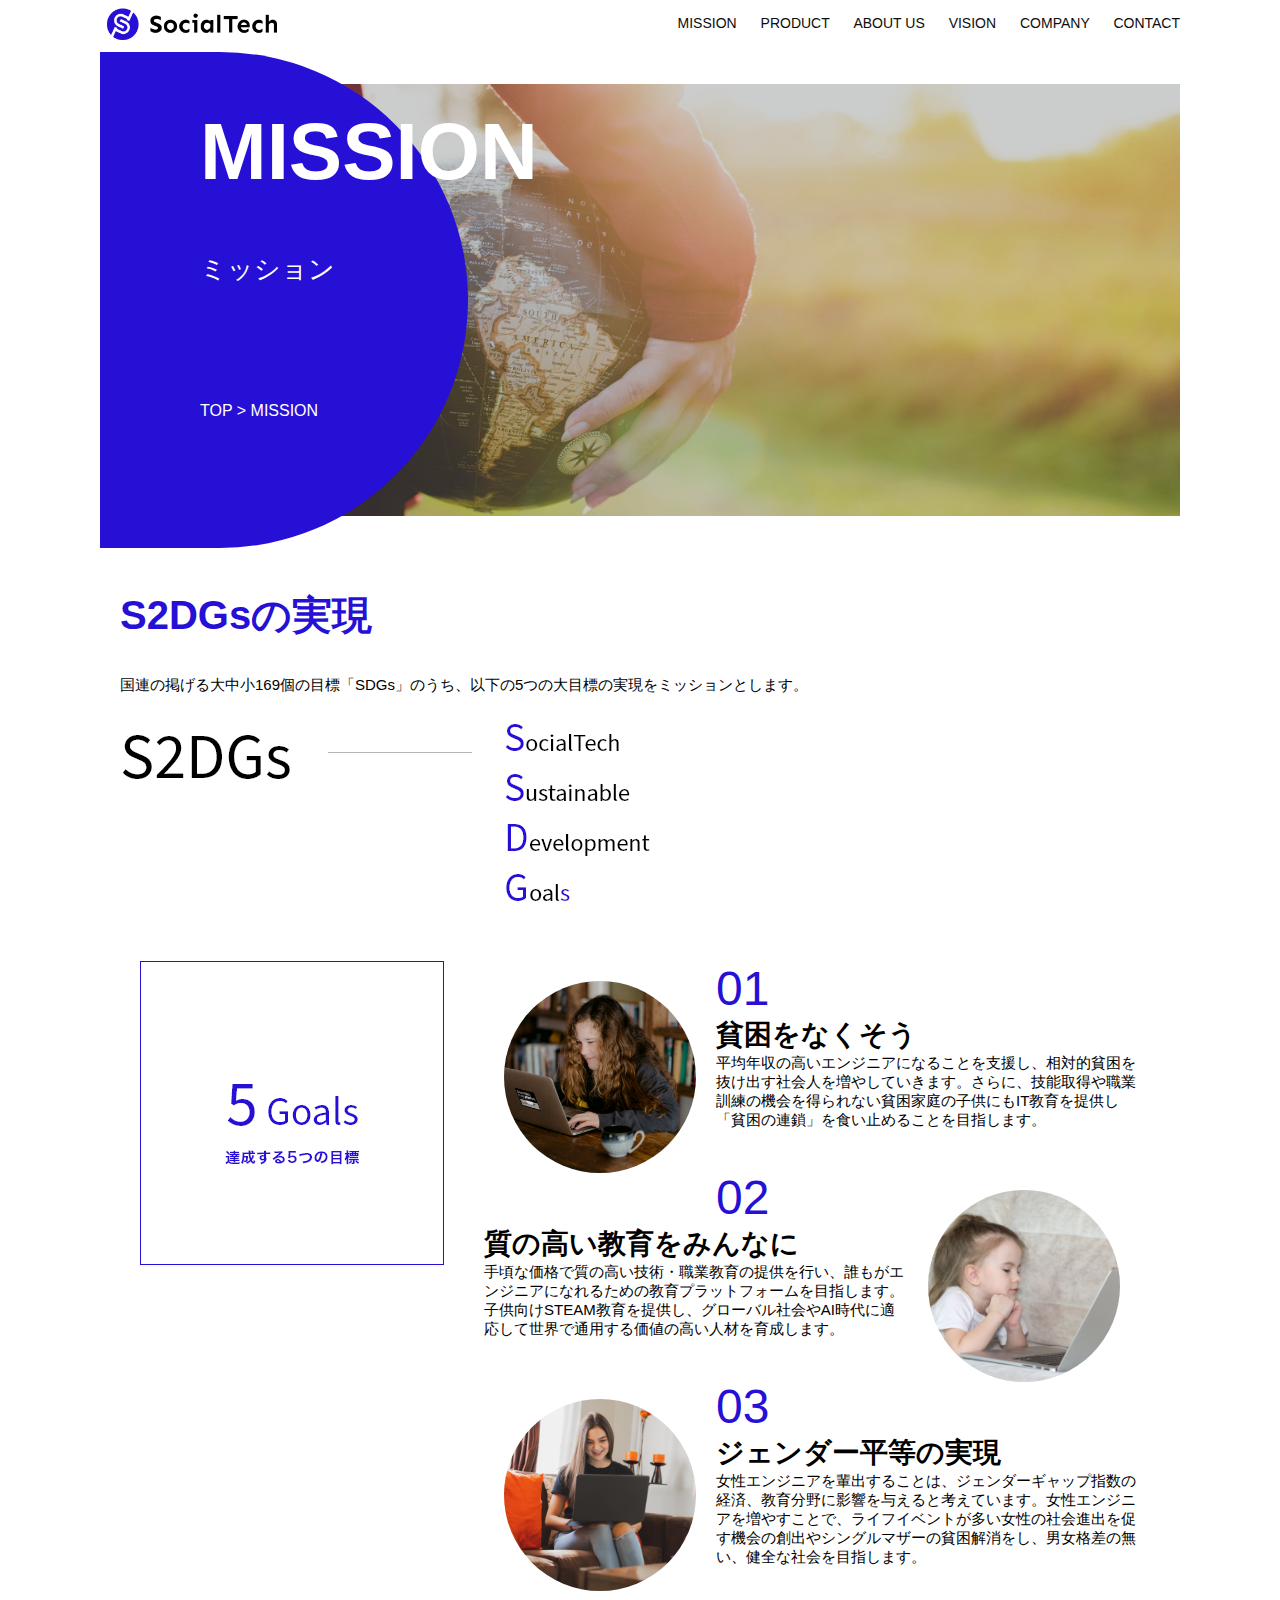
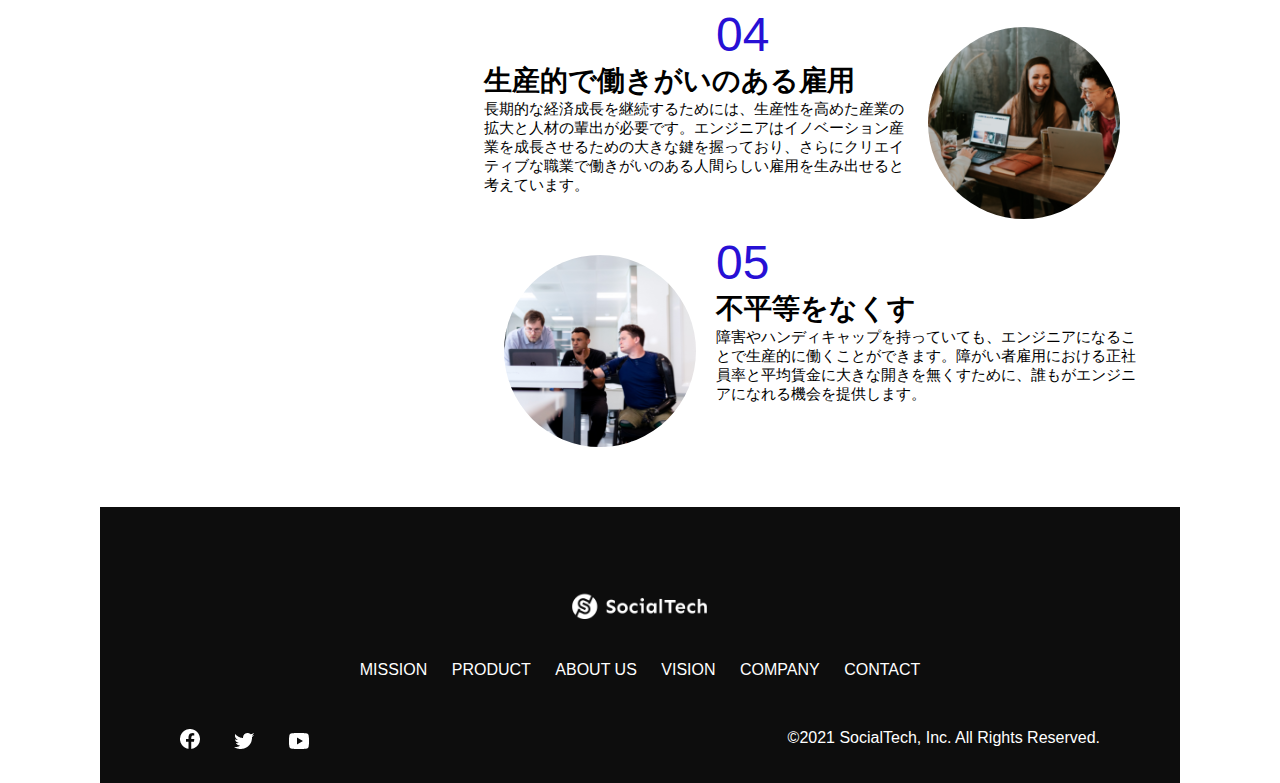
<file: mission.html>
<!DOCTYPE html>
<html>
  <head>
    <title>SocialTech - MISSION ミッション -</title>
    <meta charset="utf-8">
    <meta name="description" content="SocialTechが目指す5つの目標（S2DGs）を紹介します">
    <meta name="viewport" content="width=device-width, initial-scale=1.0">
    <link rel="stylesheet" href="style.css">
  </head>
  <body>
<!-- ヘッダー -->
<header>
  <a href="index.html" id="logo"><img src="images/logo.png" alt="トップページに戻る"></a>
  <!-- PC用ナビゲーション -->
  <nav id="nav-pc">
    <a href="mission.html">MISSION</a>
    <a href="product.html">PRODUCT</a>
    <a href="index.html#aboutus">ABOUT US</a>
    <a href="index.html#vision">VISION</a>
    <a href="index.html#company">COMPANY</a>
    <a href="index.html#contact">CONTACT</a>
  </nav>
  <!-- スマホ用ナビゲーション -->
  <img id="menu-sp" src="images/button-menu.png" alt="ナビゲーションを開く" onclick="document.getElementById('nav-sp').style.display = 'block'">
  <nav id="nav-sp">
    <img id="close" src="images/button-close.png" alt="ナビゲーションを閉じる" onclick="document.getElementById('nav-sp').style.display = 'none'">
    <a id="logo-sp" href="index.html" onclick="document.getElementById('nav-sp').style.display = 'none'"><img
       src="images/logo-sp.png" alt="トップページに戻る"></a>
       <a class="menu" href="mission.html" onclick="document.getElementById('nav-sp').style.display = 'none'">MISSION</a>
       <a class="menu" href="product.html" onclick="document.getElementById('nav-sp').style.display = 'none'">PRODUCT</a>
       <a class="menu" href="index.html#aboutus" onclick="document.getElementById('nav-sp').style.display = 'none'">ABOUT US</a>
      <a class="menu" href="index.html#vision" onclick="document.getElementById('nav-sp').style.display = 'none'">VISION</a>
      <a class="menu" href="index.html#company" onclick="document.getElementById('nav-sp').style.display = 'none'">COMPANY</a>
      <a class="menu" href="index.html#contact" onclick="document.getElementById('nav-sp').style.display = 'none'">CONTACT</a>
      <div id="sns">
        <a href="https://www.facebook.com/sejuku2013"><img src="images/button-facebook.png" alt="Facebookのリンク"></a>
        <a href="https://twitter.com/samuraijuku"><img src="images/button-twitter.png" alt="Twitterのリンク"></a>
        <a href="https://www.youtube.com/channel/UCCFOQO5aDK0xXam4cUQXT8g"><img src="images/button-youtube.png" alt="YouTubeのリンク"></a>
      </div>
  </nav>
</header>
<main>
  <article>
    <!-- MISSIONページ -->
    <section id="mission-main">
      <div id="mission-title">
        <h1>MISSION</h1>
        <span>ミッション</span>
        <div>TOP > MISSION</div>
      </div>
    </section>
    <section id="mission-s2dgs">
      <h2 class="mission-h2">S2DGsの実現</h2>
      <p>国連の掲げる大中小169個の目標「SDGs」のうち、以下の5つの大目標の実現をミッションとします。</p>
      <img src="images/mission/mission-s2dgs.png" alt="S2DGs">
    </section>
    <section id="mission-5goals">
      <div>
        <img id="s2dgs-image" src="images/mission/mission-5goals.png" alt="5Goals">
      </div>
      <div>
      <div>
        <img class="fivegoals-image-left" src="images/mission/mission-5goals01.png" alt="PCを操作する女の子">
        <span class="fivegoals-number">01</span>
        <h3 class="fivegoals-h3">貧困をなくそう</h3>
        <p class="fivegoals-p">平均年収の高いエンジニアになることを支援し、相対的貧困を抜け出す社会人を増やしていきます。さらに、技能取得や職業訓練の機会を得られない貧困家庭の子供にもIT教育を提供し「貧困の連鎖」を食い止めることを目指します。
        </p>
      </div>
      <div>
        <img class="fivegoals-image-right" src="images/mission/mission-5goals02.png" alt="PCを見つめる小さい女の子">
        <span class="fivegoals-number">02</span>
        <h3 class="fivegoals-h3">質の高い教育をみんなに</h3>
        <p class="fivegoals-p">手頃な価格で質の高い技術・職業教育の提供を行い、誰もがエンジニアになれるための教育プラットフォームを目指します。子供向けSTEAM教育を提供し、グローバル社会やAI時代に適応して世界で通用する価値の高い人材を育成します。
      </p>        
      </div>
      <div>
        <img class="fivegoals-image-left" src="images/mission/mission-5goals03.png" alt="PCを操作する女性">
        <span class="fivegoals-number">03</span>
        <h3 class="fivegoals-h3">ジェンダー平等の実現</h3>
        <p class="fivegoals-p">女性エンジニアを輩出することは、ジェンダーギャップ指数の経済、教育分野に影響を与えると考えています。女性エンジニアを増やすことで、ライフイベントが多い女性の社会進出を促す機会の創出やシングルマザーの貧困解消をし、男女格差の無い、健全な社会を目指します。
        </p>
            </div>
            <div>
              <img class="fivegoals-image-right" src="images/mission/mission-5goals04.png" alt="笑顔で話し合う３人の男女">
              <span class="fivegoals-number">04</span>
              <h3 class="fivegoals-h3">生産的で働きがいのある雇用</h3>
              <p class="fivegoals-p">長期的な経済成長を継続するためには、生産性を高めた産業の拡大と人材の輩出が必要です。エンジニアはイノベーション産業を成長させるための大きな鍵を握っており、さらにクリエイティブな職業で働きがいのある人間らしい雇用を生み出せると考えています。
             </p>
            </div>
            <div>
              <img class="fivegoals-image-left" src="images/mission/mission-5goals05.png" alt="障害を持つ男性が生き生きと働く様子">
              <span class="fivegoals-number">05</span>
              <h3 class="fivegoals-h3">不平等をなくす</h3>
              <p class="fivegoals-p">
                障害やハンディキャップを持っていても、エンジニアになることで生産的に働くことができます。障がい者雇用における正社員率と平均賃金に大きな開きを無くすために、誰もがエンジニアになれる機会を提供します。
              </p>
            </div>
          </div>
    </section>
  </article>
<footer>
  <div id="footer-logo">
    <img src="images/logo-sp.png" alt="SocialTech">
  </div>
  <div id="footer-link">
    <a href="mission.html">MISSION</a>
    <a href="product.html">PRODUCT</a>
    <a href="index.html#aboutus">ABOUT US</a>
    <a href="index.html#vision">VISION</a>
    <a href="index.html#company">COMPANY</a>
    <a href="index.html#contact">CONTACT</a>
  </div>
  <div id="sns-footer">
    <a href="https://www.facebook.com/sejuku2013"><img src="images/button-facebook.png" alt="Facebookのリンク"></a>
    <a href="https://twitter.com/samuraijuku"><img src="images/button-twitter.png" alt="Twitterのリンク"></a>
    <a href="https://www.youtube.com/channel/UCCFOQO5aDK0xXam4cUQXT8g"><img src="images/button-youtube.png" alt="YouTubeのリンク"></a>
      <span id="copyright">&copy;2021 SocialTech, Inc. All Rights Reserved. </span>
  </div>
</footer>
</main>
  </body>
</html>
</file>
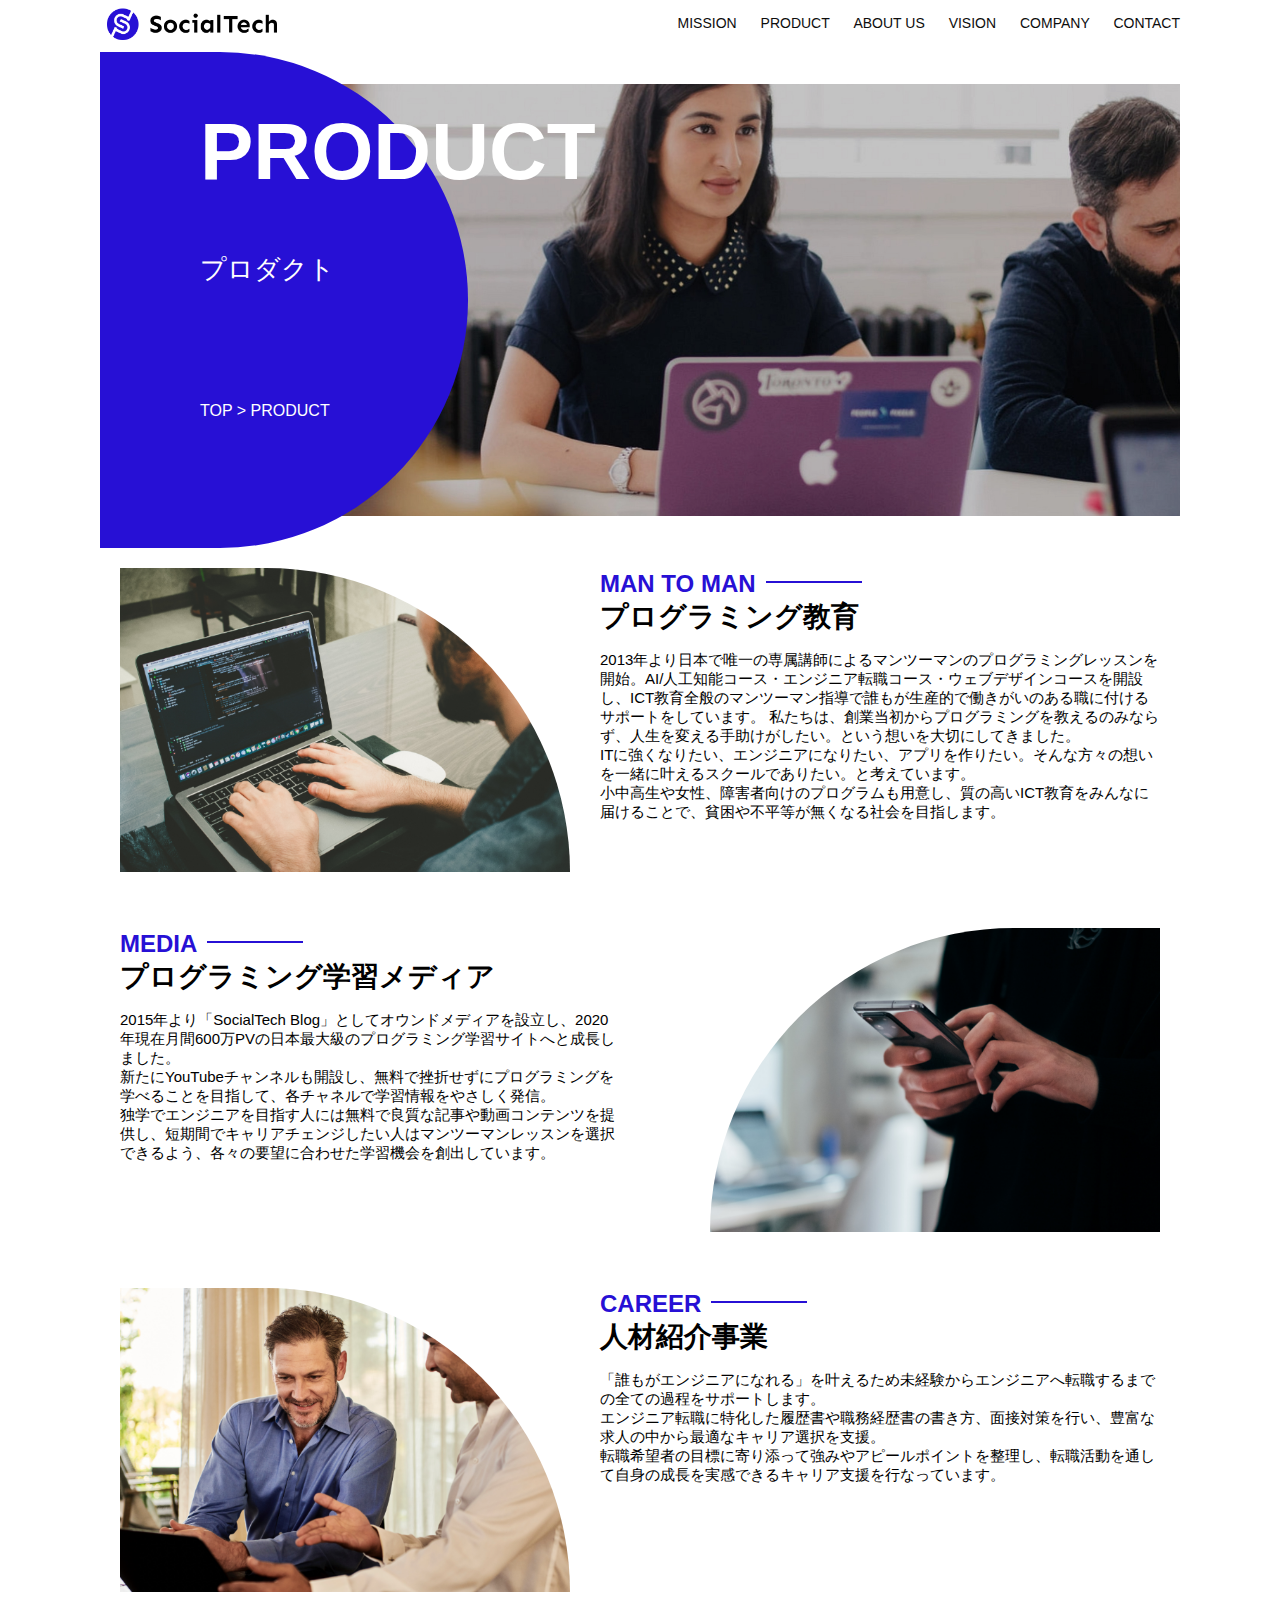
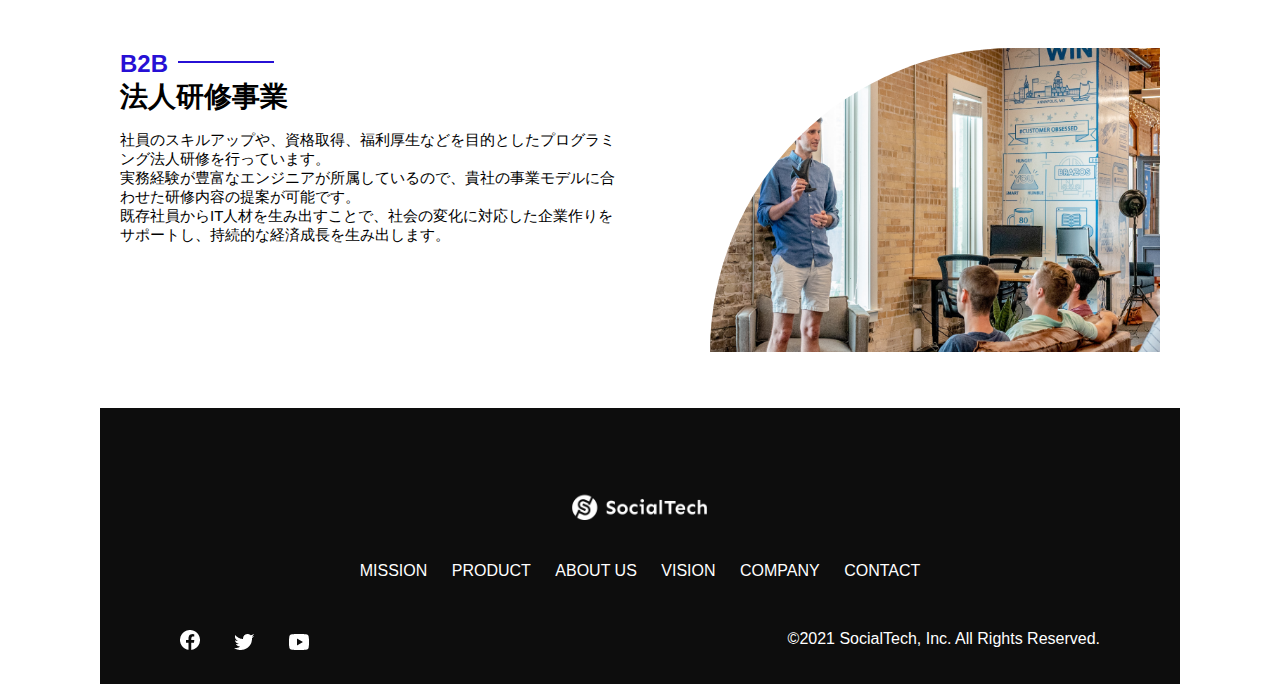
<file: product.html>
<!DOCTYPE html>
<html>
  <head>
    <title>Social Tech -PRODUCT　プロダクト-</title>
    <meta charset="utf-8">
    <meta name="description" content="SocialTechの4つのプロダクトを紹介します">
    <meta name="viewport" content="width=device-width, initial-scale=1.0">
    <link rel="stylesheet" href="style.css">
  </head>
  <body>
<!-- ヘッダー -->
<header>
  <a href="index.html" id="logo"><img src="images/logo.png" alt="トップページに戻る"></a>
  <!-- PC用ナビゲーション -->
  <nav id="nav-pc">
    <a href="mission.html">MISSION</a>
    <a href="product.html">PRODUCT</a>
    <a href="index.html#aboutus">ABOUT US</a>
    <a href="index.html#vision">VISION</a>
    <a href="index.html#company">COMPANY</a>
    <a href="index.html#contact">CONTACT</a>
  </nav>
  <img id="menu-sp" src="images/button-menu.png" alt="ナビゲーションを開く" onclick="document.getElementById('nav-sp').style.display = 'block';">
  <nav id="nav-sp">
    <img id="close" src="images/button-close.png" alt="ナビゲーションを閉じる" onclick="document.getElementById('nav-sp').style.display = 'none'">
    <a id="logo-sp" href="index.html" onclick="document.getElementById('nav-sp').style.display = 'none'"><img
       src="images/logo-sp.png" alt="トップページに戻る"></a>
       <a class="menu" href="mission.html" onclick="document.getElementById('nav-sp').style.display = 'none'">MISSION</a>
       <a class="menu" href="product.html" onclick="document.getElementById('nav-sp').style.display = 'none'">PRODUCT</a>
       <a class="menu" href="index.html#aboutus" onclick="document.getElementById('nav-sp').style.display = 'none'">ABOUT US</a>
      <a class="menu" href="index.html#vision" onclick="document.getElementById('nav-sp').style.display = 'none'">VISION</a>
      <a class="menu" href="index.html#company" onclick="document.getElementById('nav-sp').style.display = 'none'">COMPANY</a>
      <a class="menu" href="index.html#contact" onclick="document.getElementById('nav-sp').style.display = 'none'">CONTACT</a>
      <div id="sns">
        <a href="https://www.facebook.com/sejuku2013"><img src="images/button-facebook.png" alt="Facebookのリンク"></a>
        <a href="https://twitter.com/samuraijuku"><img src="images/button-twitter.png" alt="Twitterのリンク"></a>
        <a href="https://www.youtube.com/channel/UCCFOQO5aDK0xXam4cUQXT8g"><img src="images/button-youtube.png" alt="YouTubeのリンク"></a>
      </div>
  </nav>
</header>
<main>
  <article>
    <section id="product-main">
      <div id="product-title">
        <h1>PRODUCT</h1>
        <span>プロダクト</span>
        <div>TOP > PRODUCT</div>
      </div>
    </section>
    <section class="product-section1">
      <img src="images/product/product-mantoman.png" alt="PCでコードを書く男性">
      <div>
        <h2 class="product-h2">MAN TO MAN</h2>
        <h3 class="product-h3">プログラミング教育</h3>
        <p> 2013年より日本で唯一の専属講師によるマンツーマンのプログラミングレッスンを開始。AI/人工知能コース・エンジニア転職コース・ウェブデザインコースを開設し、ICT教育全般のマンツーマン指導で誰もが生産的で働きがいのある職に付けるサポートをしています。
          私たちは、創業当初からプログラミングを教えるのみならず、人生を変える手助けがしたい。という想いを大切にしてきました。<br>ITに強くなりたい、エンジニアになりたい、アプリを作りたい。そんな方々の想いを一緒に叶えるスクールでありたい。と考えています。<br>小中高生や女性、障害者向けのプログラムも用意し、質の高いICT教育をみんなに届けることで、貧困や不平等が無くなる社会を目指します。
        </p>
      </div>
   </section>
   <section class="product-section2">
    <div>
      <h2 class="product-h2">MEDIA</h2>
      <h3 class="product-h3">プログラミング学習メディア</h3>
      <p>2015年より「SocialTech
        Blog」としてオウンドメディアを設立し、2020年現在月間600万PVの日本最大級のプログラミング学習サイトへと成長しました。<br>新たにYouTubeチャンネルも開設し、無料で挫折せずにプログラミングを学べることを目指して、各チャネルで学習情報をやさしく発信。<br>独学でエンジニアを目指す人には無料で良質な記事や動画コンテンツを提供し、短期間でキャリアチェンジしたい人はマンツーマンレッスンを選択できるよう、各々の要望に合わせた学習機会を創出しています。
      </p>
    </div>
    <img src="images/product/product-media.png" alt="スマートフォンを操作する人">
   </section>
   <section class="product-section1">
    <img src="images/product/product-career.png" alt="笑顔で話し合う2人の男性">
    <div>
      <h2 class="product-h2">CAREER</h2>
      <h3 class="product-h3">人材紹介事業</h3>
      <p>「誰もがエンジニアになれる」を叶えるため未経験からエンジニアへ転職するまでの全ての過程をサポートします。<br>エンジニア転職に特化した履歴書や職務経歴書の書き方、面接対策を行い、豊富な求人の中から最適なキャリア選択を支援。<br>転職希望者の目標に寄り添って強みやアピールポイントを整理し、転職活動を通して自身の成長を実感できるキャリア支援を行なっています。<br>
      </p>
    </div>
  </section>
  <section class="product-section2">
    <div>
    <h2 class="product-h2">B2B</h2>
    <h3 class="product-h3">法人研修事業</h3>
    <p>社員のスキルアップや、資格取得、福利厚生などを目的としたプログラミング法人研修を行っています。<br>実務経験が豊富なエンジニアが所属しているので、貴社の事業モデルに合わせた研修内容の提案が可能です。<br>既存社員からIT人材を生み出すことで、社会の変化に対応した企業作りをサポートし、持続的な経済成長を生み出します。
    </p>
  </div>
  <img src="images/product/product-b2b.png" alt="講演中の男性とそれを聴く人">
  </section>
</article>
<footer>
  <div id="footer-logo">
    <img src="images/logo-sp.png" alt="SocialTech">
  </div>
  <div id="footer-link">
    <a href="mission.html">MISSION</a>
    <a href="product.html">PRODUCT</a>
    <a href="index.html#aboutus">ABOUT US</a>
    <a href="index.html#vision">VISION</a>
    <a href="index.html#company">COMPANY</a>
    <a href="index.html#contact">CONTACT</a>
  </div>
  <div id="sns-footer">
    <a href="https://www.facebook.com/sejuku2013"><img src="images/button-facebook.png" alt="Facebookのリンク"></a>
    <a href="https://twitter.com/samuraijuku"><img src="images/button-twitter.png" alt="Twitterのリンク"></a>
    <a href="https://www.youtube.com/channel/UCCFOQO5aDK0xXam4cUQXT8g"><img src="images/button-youtube.png" alt="YouTubeのリンク"></a>
      <span id="copyright">&copy;2021 SocialTech, Inc. All Rights Reserved. </span>
  </div>
</footer>
</main>
  </body>
</html>
</file>
<file: style.css>
/* PC、スマホ共通スタイル */
body {
  font-family: "Source Sans Pro", "Hiragino Kaku Gothic ProN", Meiryo, Arial, sans-serif;
  } 

p {
  font-size: 15px;
}
#submit {
  color: blue;
}

@media screen and (min-width: 768px) {

  .carousel {
    width: 885px;
    margin-left: 20px;
  }

  .carouselImg {
    width: 885px;
  }

body {
  max-width: 1080px;
  min-width: 900px;
  margin: 0 auto 0 auto;
}

header {
  display: flex;
  justify-content: space-between;
}

#nav-pc {
  font-size: 14px;
  padding-top: 15px;
}

#nav-pc > a {
  text-decoration: none;
  margin-left: 20px;
}

#nav-pc > a:link {
  color: #0d0d0d;
}

#nav-pc > a:visited {
  color: #0d0d0d;
}

#nav-pc > a:hover {
  color: #0d0d0d;
  text-decoration: underline;
}

#nav-pc > a:active {
  color: #0d0d0d;
}

#nav-sp {
  display: none;
}

#menu-sp {
  display: none;
}

#main-visual {
  position: relative;
  height: 400px;
  width: 100%;
  overflow: hidden;
}

#main-visual > div {
  position: absolute;
  top: 0;
  left: 0;
  background-color: #2710d5;
  color: white;
  border-radius: 0 0 476px 0;
  text-align: center;
  height: 280px;
  width: 100%;
  z-index: 11;  
}

#main-visual > div > h1 {
  font-size: 28px;
  margin: 90px 0 0 0;
}

#main-message {
  position: absolute;
  top: 0;
  left: 0;
  background-color: #2710d5;
  color: #ffffff;
  border-radius: 0 0 476px 0;
  max-width: 620px;
  width: 100%;
  height: 100%;
  Z-index: 11;
}

#main-message > h1 {
  font-size: 60px;
  font-weight: bold;
  margin: 100px 0 0 50px;
}

#main-message > p {
  font-size: 28px;
  margin: 0 0 0 50px;
}

#main-visual > img {
  max-width: 620px;
  /* width: 620px; */
  border-radius: 476px 0 0 0;
  position: absolute;
  top: 0px;
  right: 0px;
  z-index: 10;
}

h2 {
  margin-top: 40px;
}

h2::after {
  content: url("images/line.png");
  margin-left: 10px;
}

h3 {
  font-size: 27px;
}

/* mission */
#mission {
  margin: 80px auto 80px auto;
  width : 100%;
}

#mission-flex {
  width: 100%;
  display: flex;
}

#mission-flex > div {
  width: 50%;
  margin: 20px;
}

#mission-photo {
  width: 100%;
}

#s2dgs {
  margin-top: 50px;
  width: 100%;
}

/* product */
#product {
  background-color: #fafafa;
  margin: 80px 0 80px 0;
  padding: 10px 40px 0px 40px;
}

#product > div {
  margin-top: 40px;
  display: flex;
}

#product-left {
  width: 50%;
  margin-right: 20px;
}

#product-right {
  width: 50%;
  margin-left: 20px;
  margin-top: 80px;
}

#product-left > div {
  position: relative;
  height: 480px;
  margin-right: 20px;
}

#product-right > div {
  position: relative;
  height: 480px;
  margin-left: 20px;
}

.product-photo {
  width: 100%;
}

.product-explain {
  background-color: #ffffff;
  position: absolute;
  left: 0;
  top: 280px;
  margin: 0 40px 0 40px;
  padding: 20px;
  box-shadow: 5px 5px 10px rgba(0,0,0,0.05);
}

.product-explain > span {
color: #2710d5;
font-weight: bold;
font-size: 16px;
margin: 0;
}

.product-explain > h3 {
  font-size: 14px;
  margin: 0;
}

#product-more {
  margin: 0 auto -42px auto;
}

/* about us */
#aboutus {
  margin: 80px auto 80px auto;
}

#aboutus > div {
  display: flex;
}

.culture-img {
  width: 100%;
  align-self: flex-start;
}

.culture-img2 {
  margin-top: 50px;
  width: 100%;
}

.culture-table {
  margin-right: 50px;
}

.culture-num {
  font-size: 80px;
  color: #2710d5;
  margin: 0 20px 0 0;
}

.culture-en {
  color: #2710d5;
  font-weight: bold;
  font-size: 24px;
  display: block;
}

.culture-jp {
  font-size: 28px;
  font-weight: bold;
}

.culture-description {
  margin: 0;
}

/* vision */
#vision {
  margin: 80px auto 80px auto;
}

#vision > div {
  width: 100%;
  display: flex;
  justify-content: space-between;
  flex-wrap: wrap;
}

.vision-box {
  width: 300px;
  height: 300px;
  margin-bottom: 30px;
  position: relative;
}

.vision-box > img {
  width: 100%;
  height: auto;
  position: absolute;
  top: 0;
  left:0;
  z-index: 30;
}

.vision-box > span {
  position: absolute;
  top: 0;
  left: 0;
  z-index: 31;
  margin-right: 20px;
}

.vision-box > span > h4 {
  color: #2710d5;
  font-size: 19px;
  margin: 80px 0 0 0;

}

.vision-box > span > h4::first-letter {
  font-size: 40px;
}

.vision-box > span > h5 {
  font-size: 20px;
  margin: 0 0 0 0;
}

.vision-box > span > p {
  margin: 10px 0 0 0;
}

#company {
  margin: 80px auto 80px auto;
}

#company-table {
  width: 100%;
}

.tableheader {
  text-align: left;
  padding: 20px;
  border-bottom-color: #2710d5;
  border-bottom-width: 1px;
  border-bottom-style: solid;
  width: 100px; 
}

.tableheader-first {
  text-align: left;
  padding: 20px;
  border-bottom-color: #2710d5;
  border-bottom-width: 1px;
  border-bottom-style: solid;
  width: 100px; 
  border-top-color: #2710d5;
  border-top-width: 1px;
  border-top-style: solid;
}

.cell {
  padding: 30px;
  border-bottom-color: #ececec;
  border-bottom-width: 1px;
  border-bottom-style: solid;
}

.cell-first {
  padding: 30px;
  border-bottom-color: #ececec;
  border-bottom-width: 1px;
  border-bottom-style: solid;
  border-top-color: #ececec;
  border-top-width: 1px;
  border-top-style: solid;
}

#company > iframe {
  width: 100%;
  height: 368px;
  margin-top: 40px;
}

#contact {
  margin: 80px auto 80px auto;
}
#contact > form > div {
  display: flex;
  flex-direction: row;
  flex-wrap: wrap;
  padding-bottom:30px;
}

.contact-heading {
  width: 240px;
  align-self: center
}

.contact-label {
  font-weight: bold;
}

.contact-span {
  color: #ce2222;
  margin: 0 0 0 20px;
  font-weight: bold;
}

.contact-textbox {
  border-top: 0;
  border-left: 0;
  border-right: 0;
  border-bottom-width: 1px;
  border-bottom-color: #707070;
  border-style: solid;
  background-color: #fafafa;
  width: 400px;
  height: 56px;
}

.contact-textarea {
  border-top: 0;
  border-left: 0;
  border-right: 0;
  border-bottom-width: 1px;
  border-bottom-color: #707070;
  border-bottom-style: solid;
  background-color: #fafafa;
  width: 400px;
  height: 200px;
}

details {
  width: 700px;
}

details > div {
  background-color: #fafafa;
  padding: 20px;
}

details > div > span {
  font-weight: bold;
}

footer {
  background-color: #0d0d0d;
  text-align: center;
  padding: 80px 80px 30px 80px;
}

#footer-logo {
  margin-bottom: 30px;
}
#footer-link {
  margin-bottom: 50px;
}

#footer-link > a {
  text-decoration: none;
  margin: 10px;
}

#footer-link > a:link {
  color: #ffffff;
}

#footer-link > a:visited {
color: #ffffff;
}

#footer-link > a:hover {
  color: #ffffff;
}

#footer-link > a:active {
  color: #ffffff;
}

#sns-footer {
  text-align: left;
  width: 100%;
}

#sns-footer > a {
  margin-right: 30px;
}

#copyright {
  color: #ffffff;
  float: right;
}

/* mission.html用スタイル */
/* ミッションのメインビジュアル */
#mission-main {
  height: 496px;
  width: 100%;
  background-image: url("images/mission/mission-main.png");
  background-repeat: no-repeat;
  background-position-y: center;
}
#mission-title {
  background-color: #2710d5;
  width: 368px;
  color: #ffffff;
  height: 496px;
  border-radius: 0 248px 248px 0;
  position: relative;
}
#mission-title > h1 {
  position: absolute;
  top: 0;
  left: 100px;
  font-size: 80px;
}
#mission-title > span {
  position: absolute;
  top: 200px;
  left: 100px;
  font-size: 26px;
}
#mission-title > div {
  position: absolute;
  top: 350px;
  left: 100px;
  font-size: 16px;
}

#mission-s2dgs {
  width: 100%;
  margin: 20px;
}
.mission-h2 {
color: #2710d5;
font-size: 40px;  
}
.mission-h2::after {
  content: none;
}


#mission-5goals {
  margin: 20px;
  display: flex;
}

#mission-5goals > div {
  flex-grow: 1;
  padding: 20px;
}

#mission-5goals > div > div {
  margin-bottom: 40px;
}

.fivegoals-image-right {
  float: right;
  margin: 20px;
}

.fivegoals-image-left {
  float: left;
  margin: 20px;
}

.fivegoals-number {
  color: #2710d5;
  font-size: 48px;
  margin: 0;
}

.fivegoals-h3 {
  font-size: 28px;
  margin: 0;
}

.fivegoals-p {
  margin: 0;
}

/* プロダクトページ */
#product-main {
  height: 496px;
  width: 100%;
  background-image: url("images/product/product-main.png");
  background-repeat: no-repeat;
  background-position-y: center;
}
#product-title {
  background-color: #2710d5;
  width: 368px;
  color: #ffffff;
  height: 496px;
  border-radius: 0 248px 248px 0;
  position: relative;
}
#product-title > h1 {
  position: absolute;
  top: 0;
  left: 100px;
  font-size: 80px;
}
#product-title > span {
  position: absolute;
  top: 200px;
  left: 100px;
  font-size: 26px;
}
#product-title > div {
  position: absolute;
  top: 350px;
  left: 100px;
  font-size: 16px;
}
.product-section1 {
  position: relative;
  margin: 20px;
  height: 340px;
}
.product-section1 > img {
  position: absolute;
  top: 0;
  left: 0;
  width: 450px;
  margin: 0 40px 30px 0;
  border-radius: 0 432px 0 0;
}
.product-section1 > div {
  position: absolute;
  top: 0;
  left: 480px;
}
.product-section2 {
  position: relative;
  margin: 20px;
  height: 340px;
}
.product-section2 > img {
  position: absolute;
  top: 0;
  right: 0;
  width: 450px;
  margin: 0 0 30px 40px;
  border-radius: 432px 0 0 0;
}
.product-section2 > div {
  width: 500px;
  position: absolute;
  top: 0;
  left: 0;
}
.product-h2 {
  color: #2710d5;
  font-size: 24px;
  margin: 0;
}
.product-h3 {
  font-size: 28px;
  margin: 0;
}
}

@media screen and (max-width: 767px) {

  .carousel {
    width: 375px;
    margin: 0 auto 0 auto;
  }
  .carouselImg {
    width: 375px;
  }
  
  body {
    min-width: 375px;
    margin: 0;
  }

  #nav-pc {
    display: none;
  }
 /* ハンバーガーメニュー */
  #menu-sp {
    position: absolute;
    top: 0px;
    right: 0px;
  }

  #nav-sp {
    background-color: #2710d5;
    position: absolute;
    left: 0;
    top: 0;
    height: 100%;
    width: 100%;
    display: none;
    z-index: 100;
  }
  #close {
    position: absolute;
    top: 20px;
    right: 20px;
  }
  #logo-sp {
    margin: 80px 0 30px 20px;
  }
  #nav-sp > a {
    display: block;
  }
  #nav-sp > a:link {
    color: #ffffff;
  }
  #nav-sp > a:visited {
    color: #ffffff;
  }
  #nav-sp > a:hover {
    color: #ffffff;
    text-decoration: underline;
  }
  #nav-sp > a:active {
    color: #ffffff;
  }

  #nav-sp > .menu {
    text-decoration: none;
    display: block;
    margin: 0 20px 0 20px;
    height: 44px;
    font-size: 16px;
    background-image: url("images/arrow.png");
    background-repeat: no-repeat;
    background-position: right top;
  }

  #sns {
    position: absolute;
    bottom: 20px;
    left: 20px;
  }
  #sns > a  {
    margin-right: 30px;
}

#main-visual {
  position: relative;
  height: 470px;
  width: 100%;
  overflow: hidden;
}

#main-visual > div {
  position: absolute;
  top: 0;
  left: 0;
  background-color: #2710d5;
  color: white;
  border-radius: 0 0 476px 0;
  text-align: center;
  height: 280px;
  width: 100%;
  z-index: 11;
}

#main-visual > div > h1 {
  font-size: 28px;
  margin: 90px 0 0 0;
}

#main-visual > div > p {
  margin: 0;
}

#main-visual > img {
width: 100%;
border-radius: 476px 0 0 0;
z-index: 10;
position: absolute;
bottom: 0;
right: 0;
}
h2::after {
  content: url("images/line.png");
  margin-left: 10px;
}
h3 {
  font-size: 24px;
  margin: 10px 0 0 0;
}
#mission {
  margin: 20px;
}

#mission-photo {
  width: 100%;
}

#s2dgs {
  width: 100%;
}

#product {
  background-color: #fafafa;
  padding-top: 10px;
}


#product > h2 {
  margin-left: 20px;
}

#product-left,
#product-right {
  margin-right: 20px;
  margin-left: 20px;
}
#product-left > div,
#product-right > div {
  position: relative;
  height: 540px;
}

.product-explain {
  background-color: #ffffff;
  position: absolute;
  left: 0;
  bottom: 50px;
  padding: 20px;
  box-shadow: 5px 5px 10px rgba(0,0,0,0.05);
}

.product-explain > span {
  color: #2710d5;
  font-weight: bold;
  font-size: 16px;
  margin: 0px;
}

.product-explain > h3 {
  margin: 10px 0 10px 0;
}

.product-photo {
  width: 100%;
}

#product-more > img {
  margin: 0 0 -42px 20px;
}

#aboutus {
  margin: 80px 20px 80px 20px;
}

#aboutus > div {
  display: flex;
  flex-direction: column;
}

.culture-table {
  width: 100%;
  padding-right: 20px;
  order: 2;
}

.culture-img {
  width: 100%;
  order: 1;
}
.culture-img2 {
  width: 100%;
}

.culture-num {
  font-size: 80px;
  color: #2710d5;
}
.culture-en {
  color: #2710d5;
  font-weight: bold;
  font-size: 24px;
  display: block;
}
.culture-jp {
  display: block;
}
.culture-description {
  margin: 0;
}

#vision {
  margin: 80px 20px 80px 20px;
}
.vision-box {
width: 300px;
height: 300px;
margin-bottom: 30px;
position: relative;
}
.vision-box > img {
  width: 100%;
  height: auto;
  position: absolute;
  top: 0;
  left: 0;
  z-index: 30;
}
.vision-box > span {
  position: absolute;
  top: 0;
  left: 0;
  z-index: 31;
  margin-right: 20px;
}

.vision-box > span > h4 {
  color: #2710d5;
  font-size: 19px;
  margin: 60px 0 0 0;
}
.vision-box > span > h5 {
  font-size: 20px;
  margin: 0 0 0 0;
}
.vision-box > span > p {
  margin: 10px 0 0 0;
}

#company {
  margin: 0 20px 0 20px;
}
#company > h3 {
  margin-bottom: 20px;
}
#company-table {
  width: 100%;
}
.tableheader-first {
  text-align: left;
  padding: 20px;
  border-bottom-color: #2710d5;
  border-bottom-width: 1px;
  border-bottom-style: solid;
  border-top-color: #2710d5;
  border-top-width: 1px;
  border-top-style: solid;
  width: 50px;
}
.tableheader {
  text-align: left;
  padding: 20px;
  border-bottom-color: #2710d5;
  border-bottom-width: 1px;
  border-bottom-style: solid;
  width: 50px;
}
.cell {
  padding : 20px;
  border-bottom-color: #ececec;
  border-bottom-width: 1px;
  border-bottom-style: solid;
}
.cell-first {
  padding: 20px;
  border-bottom-color: #ececec;
  border-bottom-width: 1px;
  border-bottom-style: solid;
  border-top-color: #ececec;
  border-top-width: 1px;
  border-top-style: solid;
}

#company > iframe {
  width: 100%;
  height: 240px;
  margin: 40px 0 0 0;
}

#contact {
margin: 80px 20px 80px 20px;
}
#contact > h3 {
margin: 0 0 20px 0;
}
#contact > form > div {
  margin: 0 0 20px 0;
}
.contact-heading {
  margin: 0 0 20px 0;
}
.contact-label {
  font-weight: bold;
}
.contact-span {
  color: #ce2222;
  margin-left: 20px;
  font-weight: bold;
}
.contact-textbox {
  height: 56px;
  border-left: 0px;
  border-top: 0px;
  border-right: 0px;
  background-color: #fafafa;
  border-bottom-color: #707070;
  border-bottom-width: 1px;
  border-style: solid;
  min-width: 300px;
  width: 100%;
}
.contact-textarea {
  height: 150px;
  border-top: 0px;
  border-left: 0px;
  border-right: 0px;
  background-color: #fafafa;
  width: 100%;
}
.radiobutton {
  margin-bottom: 20px;
}
.radiobutton + label::after {
  content: "\A";
  white-space: pre;
}
footer {
  background-color: #0d0d0d;
  padding: 30px 20px 50px 20px;
}
#footer-logo {
  margin-bottom: 30px;
}
#footer-link {
  margin-bottom: 50px;
}
#footer-link > a {
  text-decoration: none;
  margin: 0 20px 30px 0;
  display: block;
  background-image: url("images/arrow.png");
  background-repeat: no-repeat;
  background-position: right top;
}
#footer-link > a:link {
  color: #ffffff;
}
#footer-link > a:visited {
  color: #ffffff;
}
#footer-link > a:hover {
  color: #ffffff;
  text-decoration: underline;
}
#footer-link > a:active {
  color: #ffffff;
}
#sns-footer > a {
  margin-right: 30px;
}
#copyright {
  font-size: 12px;
  display: block;
  margin-top: 30px;
  color: #ffffff;
}

/* mission.html用のスタイル */
/* ミッションのメインビジュアル */
#mission-main {
  height: 256px;
  width: 100%;
  background-image: url("images/mission/mission-main.png");
  background-repeat: no-repeat;
  background-position-y: center;
  background-size: auto 208px;
}
#mission-title {
  background-color: #2710d5;
  width: 136px;
  color: #ffffff;
  height: 256px;
  border-radius: 0 248px 248px 0;
  position: relative;
}
#mission-title > h1 {
  position: absolute;
  top: 0;
  left: 20px;
  font-size: 40px;
}
#mission-title > span {
  position: absolute;
  top: 110px;
  left: 20px;
  font-size: 18px;
}
#mission-title > div {
  position: absolute;
  top: 180px;
  left: 20px;
  font-size: 13px;
}

#mission-s2dgs {
  margin: 20px;
}
.mission-h2 {
  color: #2710d5;
  font-size: 38px;
  margin: 0px;
}
.mission-h2::after {
  content: none;
}
#mission-s2dgs > img {
  width: 100%;
}
#section-s2dgs > img {
  width: 100%;
}
#mission-5goals {
  margin: 20px;
}
#mission-5goals > div > div {
  margin-bottom: 40px;
}
#s2dgs-image {
  width: 100%;
}
.fivegoals-image-right {
  margin: 20px auto 20px auto;
  display: block;
}
.fivegoals-image-left {
  margin: 20px auto 20px auto;
  display: block;
}
.fivegoals-number {
  color: #2710d5;
  font-size: 48px;
  margin: 0;
}
.fivegoals-h3 {
  font-size: 28px;
  margin: 0;
}
.fivegoals-p {
  margin: 0;
}
/* productページ */
#product-main {
  height: 256px;
  width: 100%;
  background-image: url("images/product/product-main.png");
  background-repeat: no-repeat;
  background-position-y: center;
  background-size: auto 208px;
}
#product-title {
  background-color: #2710d5;
  width: 136px;
  color: #ffffff;
  height: 256px;
  border-radius: 0 248px 248px 0;
  position: relative;
}
#product-title > h1 {
  position: absolute;
  top: 0; 
  left: 20px;
  font-size: 40px;
}
#product-title > span {
  position: absolute;
  top: 110px;
  left: 20px;
  font-size: 18px;
}
#product-title > div {
  position: absolute;
  top: 180px;
  left: 20px;
  font-size: 13px;
}
.product-section1 {
  margin: 20px;
}
.product-section1 > img {
  width: 100%;
  border-radius: 0 300px 0 0;
}
.product-section2 {
  margin: 20px;
  display: flex;
  flex-direction: column;
}
.product-section2 > img {
  order: 1;
  width: 100%;
  border-radius: 300px 0 0 0;
}
.product-section2 > div {
  order: 2;
}
.product-h2 {
  color: #2710d5;
  font-size: 24px;
  margin: 0;
}
.product-h3 {
  font-size: 28px;
  margin: 0;
}
}
</file>
